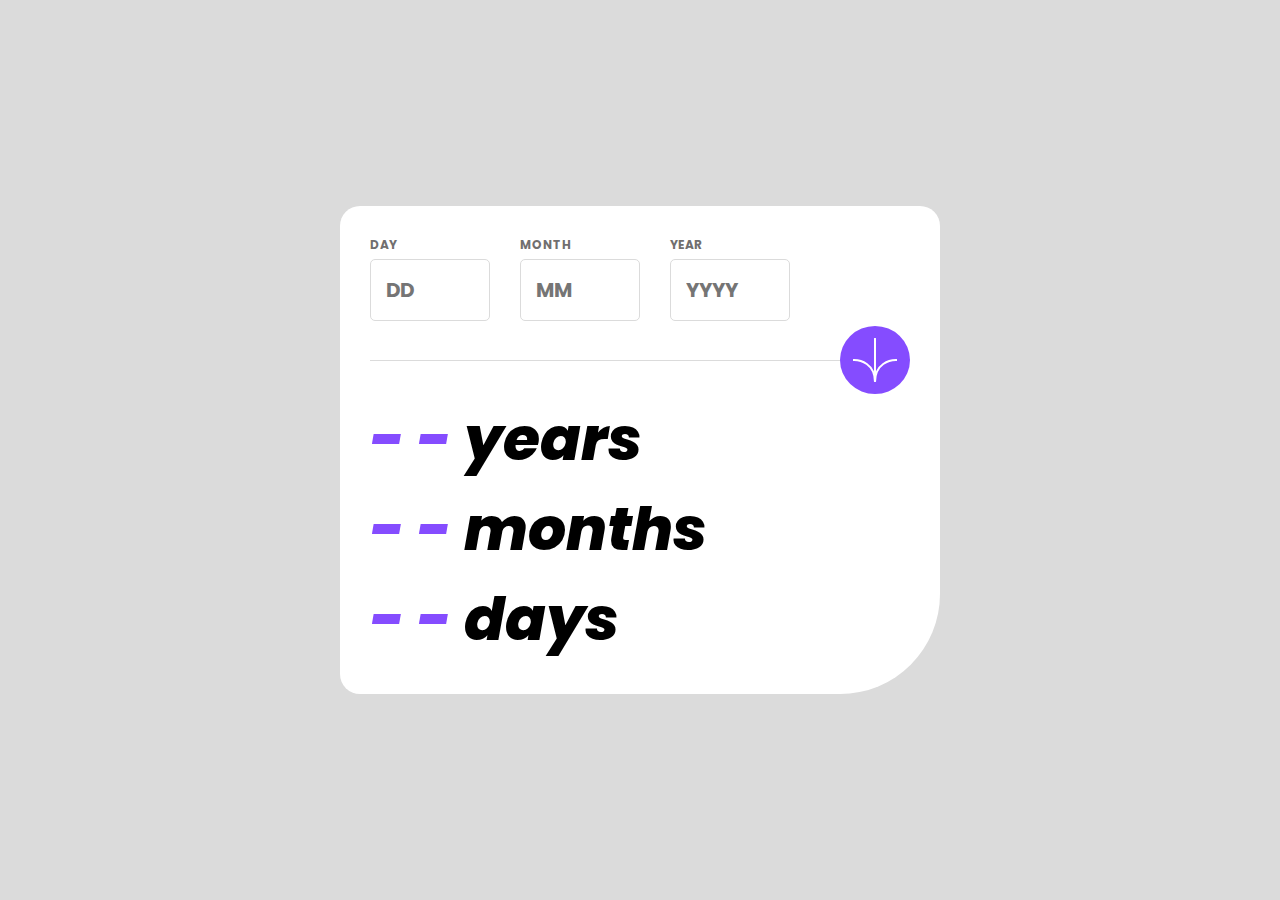
<file: age-calculator-app-main/index.html>
<!DOCTYPE html>
<html lang="en">
<head>
  <meta charset="UTF-8">
  <meta name="viewport" content="width=device-width, initial-scale=1.0"> 
  <link rel="icon" type="image/png" sizes="32x32" href="./assets/images/favicon-32x32.png">
  <title>Frontend Mentor | Age calculator app</title>
  <link rel="stylesheet" href="styles.css">
  
</head>
<body>
  <div class="container">
    <form action="#" class="age-calc-form">
      <div class="input one">
        <label for="day" id="label_one">Day</label>
        <input type="number" placeholder="DD" id="day">
        <p id="error_1" class="error"></p>
      </div>
      <div class="input two">
        <label for="month" id="label_two">Month</label>
        <input type="number" placeholder="MM" id="month">
        <p id="error_2" class="error"></p>
      </div>
      <div class="input three">
        <label for="year" id="label_three">Year</label>
        <input type="year" placeholder="YYYY" id="year">
        <p id="error_3" class="error"></p>
      </div>
    </form>
   
    <div class="icon-btn">
      <span class="line"></span>
      <img src="assets/images/icon-arrow.svg" alt="arrow" id="btn-arrow" onclick="age()">
    </div>

    <div class="results">
      <p class="result year" id="years"><span id="numberOfYears">- -</span> years</p>
      <p class="result months" id="months"><span id="numberOfMonths">- -</span> months</p>
      <p class="result days" id="days"><span id="numberOfDays">- -</span> days</p>
    </div>
  </div>

  <script src="script.js"></script>
</body>
</html>
</file>
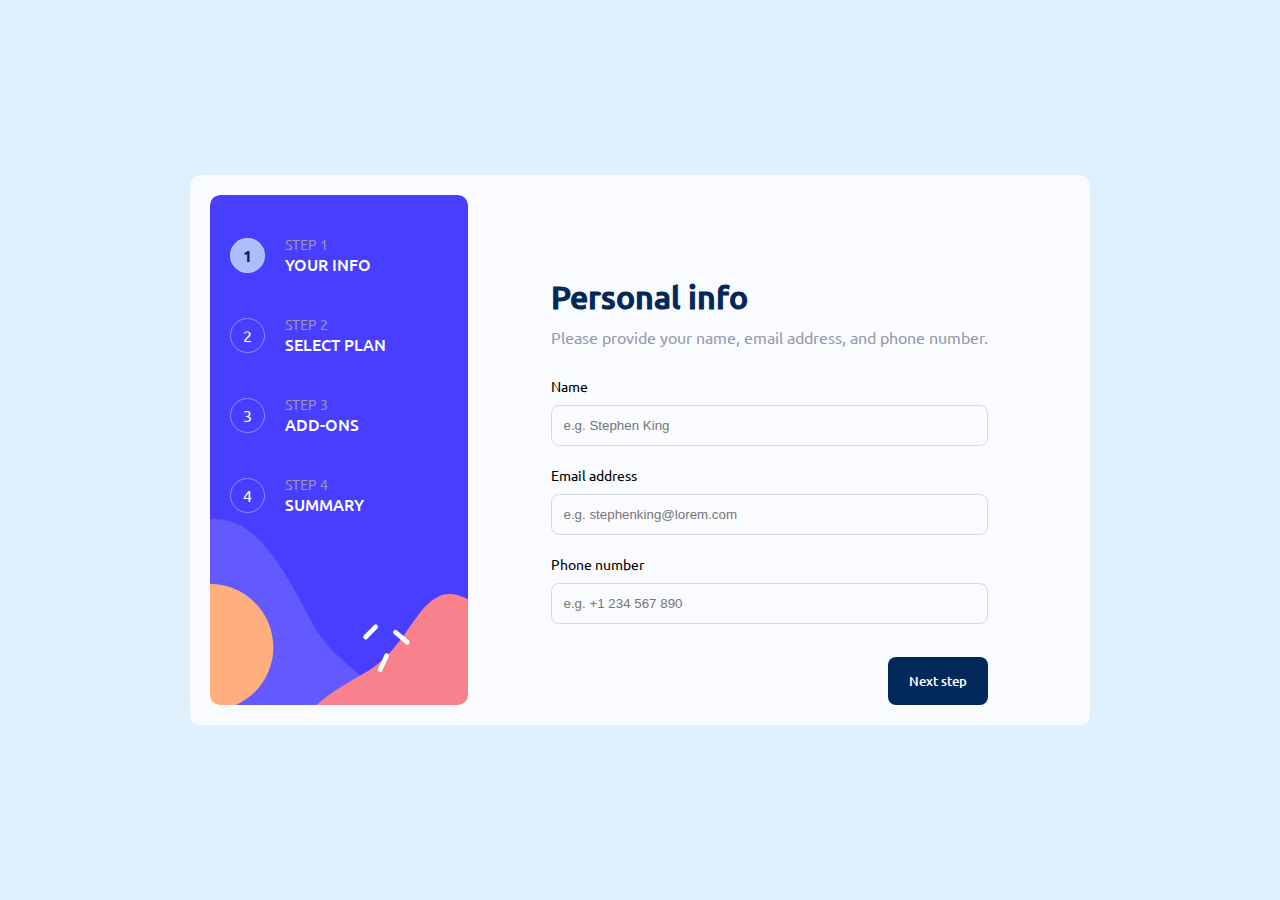
<file: multi-step-form-main/index.html>
<!DOCTYPE html>
<html lang="en">
  <head>
    <meta charset="UTF-8" />
    <meta name="viewport" content="width=device-width, initial-scale=1.0" />
    <link
      rel="icon"
      type="image/png"
      sizes="32x32"
      href="./assets/images/favicon-32x32.png"
    />
    <title>Frontend Mentor | Multi-step form</title>
    <link rel="stylesheet" href="styles.css" />
  </head>
  <body>
    <div class="form-container">
      <!-- Sidebar start ---- LEFT SIDE -->
      <div class="sidebar">
        <div class="number step_one">
          <p class="symbol active symbol_one">1</p>
          <div class="text">
            <p class="first-p">Step 1</p>
            <p class="second-p">Your info</p>
          </div>
        </div>
        <div class="number step_two">
          <p class="symbol symbol_two">2</p>
          <div class="text">
            <p class="first-p">Step 2</p>
            <p class="second-p">Select plan</p>
          </div>
        </div>
        <div class="number step_three">
          <p class="symbol symbol_three">3</p>
          <div class="text">
            <p class="first-p">Step 3</p>
            <p class="second-p">Add-ons</p>
          </div>
        </div>
        <div class="number step_four">
          <p class="symbol symbol_four">4</p>
          <div class="text">
            <p class="first-p">Step 4</p>
            <p class="second-p">Summary</p>
          </div>
        </div>
      </div>

      <!-- FORM CONTAINER ---- RIGHT SIDE -->
      <form class="multi-step-form">
        <!-- Step 1 start -->
        <div class="step active" id="step-1">
          <div class="headline-1">
            <h1>Personal info</h1>
            <p>Please provide your name, email address, and phone number.</p>
          </div>
          <div class="input-form">
            <div class="input">
              <div class="label-tag">
                <label for="name">Name</label>
              </div>
              <input
                id="name"
                type="text"
                placeholder="e.g. Stephen King"
                autocomplete="on"
              />
            </div>
            <div class="input">
              <div class="label-tag">
                <label for="email">Email address</label>
              </div>
              <input
                id="email"
                type="email"
                placeholder="e.g. stephenking@lorem.com"
                autocomplete="on"
              />
            </div>
            <div class="input">
              <div class="label-tag">
                <label for="phone">Phone number</label>
              </div>
              <input
                id="phone"
                type="number"
                placeholder="e.g. +1 234 567 890"
                autocomplete="on"
              />
            </div>
          </div>
          <div class="btn">
            <button class="next" id="next-1" type="submit">Next step</button>
          </div>
        </div>
        <!-- Step 1 end -->

        <!-- Step 2 start -->
        <div class="step" id="step-2">
          <div class="headline-1">
            <h1>Select your plan</h1>
            <p>You have the option of monthly or yearly billing.</p>
          </div>
          <div class="boxes">
            <div class="box box-one">
              <div class="icon">
                <img src="assets/images/icon-arcade.svg" alt="arcade" />
              </div>
              <div class="plan-info">
                <p class="package-name">Arcade</p>
                <p class="cost">$9/mo</p>
                <p class="additional-text"></p>
              </div>
            </div>

            <div class="box box-two">
              <div class="icon">
                <img src="assets/images/icon-advanced.svg" alt="advanced" />
              </div>
              <div class="plan-info">
                <p class="package-name">Advanced</p>
                <p class="cost">$12/mo</p>
                <p class="additional-text"></p>
              </div>
            </div>

            <div class="box box-three">
              <div class="icon">
                <img src="assets/images/icon-pro.svg" alt="pro" />
              </div>
              <div class="plan-info">
                <p class="package-name">Pro</p>
                <p class="cost">$15/mo</p>
                <p class="additional-text"></p>
              </div>
            </div>
          </div>
          <div class="monthly-yearly">
            <div class="monthly">
              <p class="m-text">Monthly</p>
            </div>

            <div class="toggle"></div>

            <div class="yearly">
              <p class="y-text">Yearly</p>
            </div>
          </div>
          <div class="btn-2">
            <button class="prev">Go back</button>
            <button class="next">Next step</button>
          </div>
        </div>
        <!-- Step 2 end -->

        <!-- Step 3 start -->
        <div class="step" id="step-3">
          <div class="headline-1">
            <h1>Pick add-ons</h1>
            <p>Add-ons help enhance your gaming experience.</p>
          </div>

          <div class="checkboxes">
            <div class="checkbox">
              <div class="input-checkbox">
                <input type="checkbox" id="service" />
                <div class="check-info">
                  <label for="service">Online service</label>
                  <p>Access to multiplayer games</p>
                </div>
              </div>
              <p class="check-cost"></p>
            </div>

            <div class="checkbox">
              <div class="input-checkbox">
                <input type="checkbox" id="storage" />
                <div class="check-info">
                  <label for="service">Larger storage</label>
                  <p>Extra 1TB of cloud save</p>
                </div>
              </div>
              <p class="check-cost"></p>
            </div>

            <div class="checkbox">
              <div class="input-checkbox">
                <input type="checkbox" id="profile" />
                <div class="check-info">
                  <label for="service">Customizable Profile</label>
                  <p>Custom theme on your profile</p>
                </div>
              </div>
              <p class="check-cost"></p>
            </div>
          </div>
          <div class="btn-2">
            <button class="prev">Go back</button>
            <button class="next">Next step</button>
          </div>
        </div>
        <!-- Step 3 end -->

        <!-- Step 4 start -->

        <div class="step" id="step-4">
          <div class="headline-1">
            <h1>Finishing up</h1>
            <p>Double-check everything looks OK before confirming.</p>
          </div>
          <div class="information">
            <div class="part-1">
              <div class="arcade">
                <div class="arcade-info">
                  <p>Arcade (<span class="arcade-package"></span>)</p>
                </div>
                <div class="change-plus-price">
                  <button class="changeBtn" id="change-price">Change</button>
                  <p class="finishing-cost"></p>
                </div>
                <span class="line"></span>
              </div>
            </div>

            <div class="info">
              <p>Online service</p>
              <p class="online-service"></p>
            </div>
            <div class="info">
              <p>Larger storage</p>
              <p class="larger-storage"></p>
            </div>
          </div>
          <div class="info">
            <p>Total (per month)</p>
            <p class="total-price"></p>
          </div>
          <div class="btn-2">
            <button class="prev">Go back</button>
            <button class="next" id="confirm">Confirm</button>
          </div>
        </div>
        <!-- Step 4 end  -->

        <!-- Step 5 start -->
        <div class="step" id="step-5">
          <img src="assets/images/icon-thank-you.svg" alt="icon" />
          <h1>Thank you!</h1>
          <p>
            Thanks for confirming your subscription! We hope you have fun using
            our platform. If you ever need support, please feel free to email us
            at support@loremgaming.com
          </p>
        </div>
        <!-- Step 5 end -->
      </form>
    </div>

    <script src="script.js"></script>
  </body>
</html>
</file>
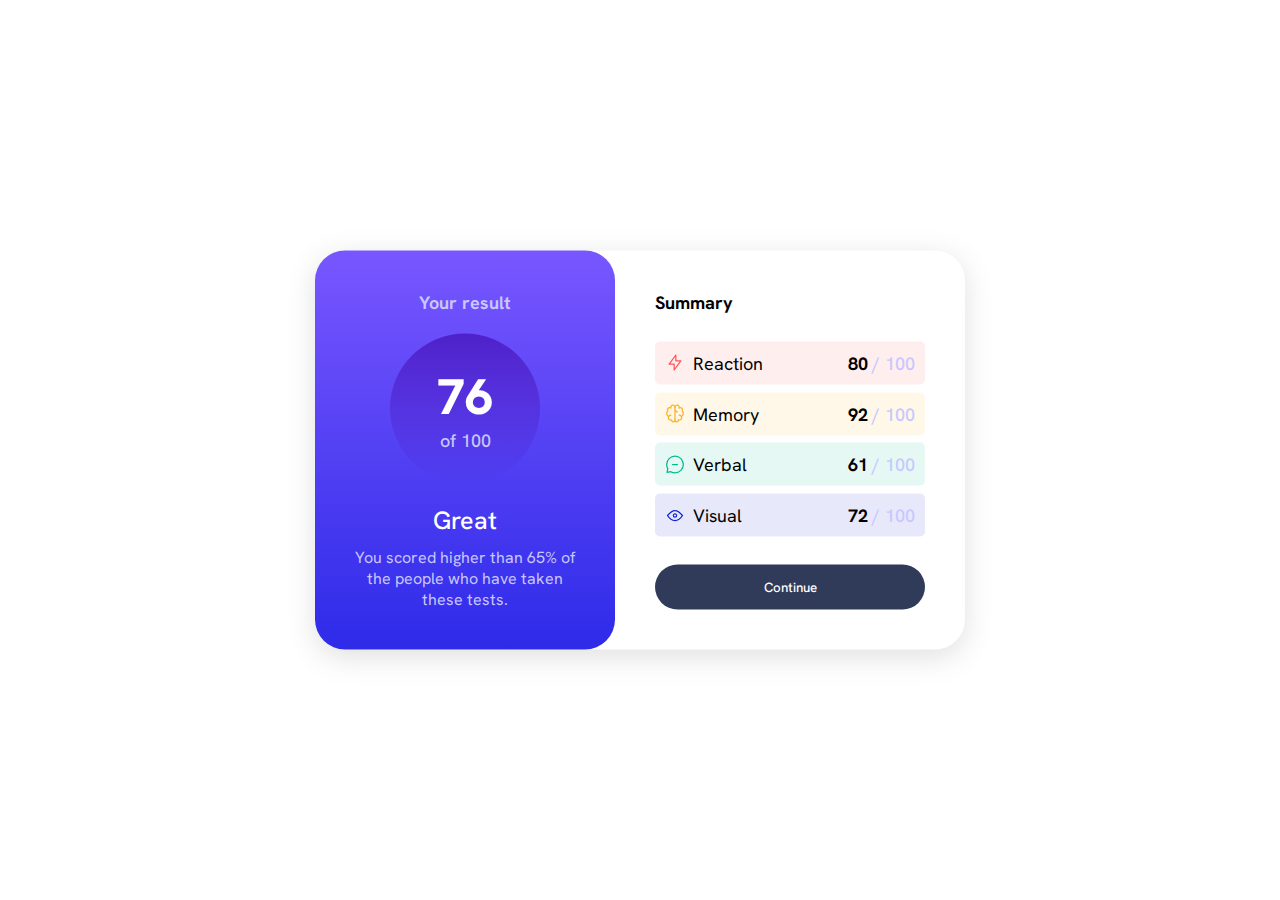
<file: results-summary-component-main/index.html>
<!DOCTYPE html>
<html lang="en">
<head>
  <meta charset="UTF-8">
  <meta name="viewport" content="width=device-width, initial-scale=1.0"> 
  <link rel="icon" type="image/png" sizes="32x32" href="./assets/images/favicon-32x32.png">
  <title>Frontend Mentor | Results summary component</title>
  <link rel="stylesheet" href="styles.css">
</head>
<body>
  <div class="container">
    <div class="result-item">
      <p id="headline">Your result</p>
      <div id="circle">
        <p id="score">76</p>
        <p class="out-of">of 100</p>
      </div>
      <p id="info">Great</p>
      <p id="description">You scored higher than 65% of the people who have taken these tests.</p>
    </div>
    <div class="summary-item"></div>
  </div>
  <script src="script.js"></script>
</body>
</html>
</file>
<file: age-calculator-app-main/styles.css>
@font-face {
    src: url(assets/fonts/Poppins-Regular.ttf);
    font-family: "Poppins";
}

@font-face {
    src: url(assets/fonts/Poppins-Bold.ttf);
    font-family: "Poppins Bold";
}

@font-face {
    src: url(assets/fonts/Poppins-ExtraBoldItalic.ttf);
    font-family: "Extra Bold Italic";
}

@font-face {
    src: url(assets/fonts/Poppins-Italic.ttf);
    font-family: "Italic";
}


* {
    margin: 0;
    padding: 0;
    box-sizing: border-box;
}

:root {
    /* PRIMARY COLORS */

    --purple: hsl(259, 100%, 65%);
    --light-red: hsl(0, 100%, 67%);

    /* NEUTRAL COLOR */ 

    --white: hsl(0, 0%, 100%);
    --off-white: hsl(0, 0%, 94%);
    --light-grey: hsl(0, 0%, 86%);
    --smokey-grey: hsl(0, 1%, 44%);
    --off-black: hsl(0, 0%, 8%);

    /* INPUT FONT SIZE */

    --inputs-font-size: 32px;
}

body {
    background-color: var(--light-grey);
    font-family: "Poppins"; 
}

.container {
    position: absolute;
    top: 50%;
    left: 50%;
    transform: translate(-50%, -50%);
    background-color: var(--white);
    width: 600px;
    padding: 30px;
    border-radius: 20px;
    border-bottom-right-radius: 100px;
}

.age-calc-form {
    display: flex;
    flex-direction: row;
    gap: 30px;
}

.input {
    display: flex;
    flex-direction: column;
    gap: 5px;
}

.input label {
    text-transform: uppercase;
    font-size: 12px;
    font-family: "Poppins Bold";
    color: var(--smokey-grey);
}

input {
    width: 120px;
    padding: 15px;
    border: 0.5px solid var(--light-grey);
    border-radius: 5px;
    font-family: "Poppins Bold";
    font-size: 20px;
    outline: none;
    cursor: pointer;
}

input p {
    padding-left: 10px;
}

input::-webkit-outer-spin-button,
input::-webkit-inner-spin-button,
input[type=number] {   
    -webkit-appearance: none;
    -moz-appearance: none;
    appearance: none;
}

input:focus {
    border: .5px solid var(--purple);
}

input:hover {
    border: .5px solid var(--purple);
}

.error {
    font-size: 10px;
    color: var(--light-red);
}

.icon-btn {
    display: flex;
    flex-direction: row;
    align-items: center;
}

.line {
    width: 100%;
    height: 1px;
    background-color: var(--light-grey);
}

.icon-btn img {
    padding: 12px;
    border-radius: 50%;
    background-color: var(--purple);
    cursor: pointer;
}

.icon-btn img:hover {
    background-color: var(--off-black);
    transition-duration: 0.2s;
}

.result {
    font-family: "Extra Bold Italic";
}

.result span {
    color: var(--purple);
}

.results p {
    font-size: 60px;
}

@media screen and (max-width: 375px){
    body {
        width: 100%;
        justify-content: center;
        align-items: center;
    }

    .container {
        width:fit-content;
        height: auto;
    }

    input {
        width: 60px;
        padding: 10px;
        font-size: 14px;
    }

    .input label {
        font-size: 10px;
    }

    .icon-btn {
        position: relative;
        display: flex;
        flex-direction: column;
        align-items: center;
        margin-top: 20px;
    }
    
    .line {
        position: absolute;
        top: 50%;
        z-index: -1;
        width: 100%;
        height: 1px;
        background-color: var(--light-grey);
    }
    
    .icon-btn img {
        width: 50px;
        height: 50px;
        padding: 10px;
        border-radius: 50%;
        background-color: var(--purple);
    }

    .results {
        margin-top: 20px;
    }
    
    .results p {
        font-size: 42px;
    }
}
</file>
<file: multi-step-form-main/styles.css>
@font-face {
  src: url("assets/fonts/Ubuntu-Regular.ttf");
  font-family: "Ubuntu";
}

@font-face {
  src: url("assets/fonts/Ubuntu-Medium.ttf");
  font-family: "Ubuntu Medium";
}

@font-face {
  src: url("assets/fonts/Ubuntu-Bold.ttf");
  font-family: "Ubuntu Bold";
}

:root {
  /* ==== PRIMARY COLORS ==== */
  --marine-blue: hsl(213, 96%, 18%);
  --purplish-blue: hsl(243, 100%, 62%);
  --pastel-blue: hsl(228, 100%, 84%);
  --light-blue: hsla(206, 94%, 87%, 0.49);
  --strawberry-red: hsl(354, 84%, 57%);

  /* ==== NEUTRAL COLORS ==== */
  --cool-gray: hsl(231, 11%, 63%);
  --light-gray: hsl(229, 24%, 87%);
  --magnolia: hsl(217, 100%, 97%);
  --alabaster: hsl(231, 100%, 99%);
  --white: hsl(0, 0%, 100%);

  --font-size-paragraph: 16px;

  --button-font: "Ubuntu Medium";

  --bold: "Ubuntu Bold";
}

* {
  margin: 0;
  padding: 0;
  box-sizing: border-box;
}

body {
  font-family: "Ubuntu";
  background-color: var(--light-blue);
}

p {
  font-size: var(--font-size-paragraph);
  color: var(--cool-gray);
}

.form-container {
  display: flex;
  flex-direction: row;
  background-color: var(--alabaster);
  position: absolute;
  top: 50%;
  left: 50%;
  transform: translate(-50%, -50%);
  padding: 20px;
  border-radius: 10px;
  width: 900px;
  height: 550px;
}

/* SIDEBAR */

.sidebar {
  display: flex;
  flex-direction: column;
  gap: 20px;
  padding: 20px;
  width: 30%;
  height: 100%;
  background: url("assets/images/bg-sidebar-desktop.svg");
  background-size: cover;
  border-radius: 10px;
}

.number {
  display: flex;
  flex-direction: row;
  align-items: center;
  gap: 20px;
  margin-top: 20px;
}

.first-p {
  text-transform: uppercase;
  font-size: 14px;
}

.second-p {
  font-family: "Ubuntu medium";
  text-transform: uppercase;
  color: var(--white);
}

.symbol {
  display: flex;
  width: 35px;
  height: 35px;
  border: 1px solid var(--light-blue);
  border-radius: 50%;
  justify-content: center;
  align-items: center;
  color: var(--white);
}

.symbol.active {
  background-color: var(--pastel-blue);
  color: var(--marine-blue);
  font-family: var(--bold);
}

/* complete right side  */

.multi-step-form {
  display: flex;
  justify-content: center;
  width: 70%;
}

/* when steps are active */

.step.active {
  display: flex;
}

/* STEP 1 */

.step {
  display: none;
  flex-direction: column;
  justify-content: space-between;
  gap: 30px;
  flex-wrap: wrap;
  position: relative;
}

.headline-1 h1 {
  margin-bottom: 10px;
  font-family: "Ubuntu Medium";
  color: var(--marine-blue);
}

.input-form {
  display: flex;
  flex-direction: column;
  justify-content: center;
  gap: 20px;
}

.label-tag {
  display: flex;
  flex-direction: row;
  justify-content: space-between;
}

label {
  font-size: 14px;
}

.input {
  display: flex;
  flex-direction: column;
  gap: 10px;
}

input {
  padding: 12px;
  border: 0.5px solid var(--light-gray);
  border-radius: 8px;
  background-color: transparent;
  transition: border-color 0.3s ease;
}

.btn {
  display: flex;
  justify-content: end;
  width: 100%;
  position: absolute;
  bottom: 0;
  right: auto;
  padding-right: 40px;
}

.next {
  width: 100px;
  padding: 15px;
  border: none;
  border-radius: 8px;
  background-color: var(--marine-blue);
  color: var(--white);
  cursor: pointer;
  font-family: var(--button-font);
  float: left;
}

/* STEP 2 */

.step {
  display: none;
  flex-direction: column;
  justify-content: center;
  gap: 30px;
  flex-wrap: wrap;
  position: relative;
}

.boxes {
  display: flex;
  flex-direction: row;
  gap: 20px;
  width: 100%;
  margin-top: 10px;
}

.box {
  display: flex;
  flex-direction: column;
  width: 125px;
  height: 150px;
  padding: 15px 30px 15px 15px;
  justify-content: space-between;
  gap: 20px;
  border: 1px solid var(--cool-gray);
  border-radius: 5px;
  cursor: pointer;
}

.box:hover {
  border: 1px solid var(--purplish-blue);
}

.box.active {
  border: 1px solid var(--purplish-blue);
  background-color: var(--magnolia);
}

.package-name {
  font-family: var(--bold);
  color: var(--marine-blue);
  margin-bottom: 5px;
}

.additional-text {
  font-family: "Ubuntu Medium";
  font-size: 12px;
  color: var(--marine-blue);
  margin-top: 5px;
}

.cost,
.additional-text {
  transition: 0.4s ease-in-out;
}

/* TOGGLE BUTTON */

.monthly-yearly {
  display: flex;
  flex-direction: row;
  gap: 20px;
  justify-content: center;
  background-color: var(--magnolia);
  padding: 10px;
}

.toggle {
  position: relative;
  width: 40px;
  height: 20px;
  background-color: var(--marine-blue);
  border-radius: 50px;
}

.toggle::before {
  position: absolute;
  content: "";
  width: 15px;
  height: 15px;
  background-color: white;
  border-radius: 100%;
  top: 2.5px;
  left: 2.5px;
  cursor: pointer;
  transition: 0.4s ease-in-out;
}

.toggle.active::before {
  left: calc(100% - 15px - 2.5px);
}

.m-text.active,
.y-text.active {
  color: var(--marine-blue);
  font-family: "Ubuntu Bold";
}

.m-text,
.y-text {
  color: var(--cool-gray);
}

.btn-2 {
  display: flex;
  justify-content: space-between;
  width: 100%;
  position: absolute;
  bottom: 0;
  right: auto;
  padding-right: 40px;
}

.prev {
  border: none;
  background-color: transparent;
  font-family: "Ubuntu Medium";
  color: var(--cool-gray);
  cursor: pointer;
}

/* STEP 3 */

.step {
  display: none;
  flex-direction: column;
  justify-content: center;
  gap: 30px;
  flex-wrap: wrap;
  padding: 0 20px;
}

.checkboxes {
  display: flex;
  flex-direction: column;
  gap: 10px;
  width: 400px;
}

.checkbox {
  display: flex;
  flex-direction: row;
  justify-content: space-between;
  align-items: center;
  padding: 15px;
  border: 1px solid var(--light-gray);
  border-radius: 10px;
}

.checkbox input[type="checkbox"] {
  accent-color: var(--purplish-blue);
  cursor: pointer;
  transition: 0.3s ease-in;
  width: 18px;
  height: 18px;
  border-radius: 10px;
  margin-top: 10px;
}

.input-checkbox {
  display: flex;
  flex-direction: row;
  cursor: pointer;
}

.check-info {
  margin-left: 10px;
}

.check-info label {
  font-family: var(--button-font);
  color: var(--marine-blue);
}

.check-info p {
  font-size: 12px;
}

.check-cost {
  font-family: var(--bold);
  font-size: 14px;
  color: var(--purplish-blue);
}

/* STEP 4 */

.info {
  display: flex;
  flex-direction: row;
  justify-content: space-between;
  padding: 10px;
}

.information {
  background-color: var(--magnolia);
  border-radius: 10px;
}

.arcade {
  display: flex;
  flex-direction: column;
  justify-content: space-between;
  padding: 10px;
}

.arcade-info p {
  color: var(--marine-blue);
  font-family: var(--button-font);
}

.change-plus-price {
  display: flex;
  flex-direction: row;
  justify-content: space-between;
  margin-bottom: 30px;
}

.changeBtn {
  background-color: transparent;
  border: none;
  cursor: pointer;
  color: var(--cool-gray);
  border-bottom: 2px solid var(--cool-gray);
  font-family: var(--bold);
}

.line {
  content: "";
  width: 100%;
  height: 2px;
  background-color: var(--light-gray);
}

.total-price {
  color: var(--purplish-blue);
  font-family: var(--bold);
}

.finishing-cost {
  color: var(--marine-blue);
  font-family: var(--bold);
}

.online-service,
.larger-storage {
  color: var(--marine-blue);
}

#confirm {
  background-color: var(--purplish-blue);
}

/* STEP 5 */

#step-5 {
  text-align: center;
}

@media screen and (max-width: 500px) {
  body {
    width: 100%;
    height: 100%;
    background-color: var(--light-blue);
  }

  .form-container {
    position: relative;
    display: flex;
    flex-direction: column;
    width: 100%;
    height: 100%;
    padding: 0;
    justify-content: center;
  }

  .multi-step-form {
    position: absolute;
    display: flex;
    top: 280px;
    width: 80%;
    justify-content: center;
    left: 50%;
    transform: translateX(-50%);
    background-color: var(--white);
    padding: 30px 20px;
    border-radius: 10px;
  }

  .step {
    margin: 0;
  }

  .headline-1 h1 {
    font-size: 25px;
  }

  .btn {
    display: flex;
    justify-content: flex-end;
    position: relative;
    padding-right: 0;
  }

  .btn-2 {
    display: flex;
    justify-content: space-between;
    position: relative;
    padding-right: 0;
  }

  .sidebar {
    display: flex;
    flex-direction: row;
    justify-content: center;
    align-items: center;
    background: url("assets/images/bg-sidebar-mobile.svg");
    background-size: cover;
    background-repeat: no-repeat;
    width: 100vw;
    height: 350px;
    border-radius: 0;
  }

  .number {
    display: flex;
    align-items: center;
    justify-content: center;
    padding-top: 80px;
  }

  .text {
    display: none;
  }

  /* STEP 2 */

  .boxes {
    display: flex;
    flex-direction: column;
    gap: 20px;
    width: 100%;
    margin-top: 10px;
  }

  .box {
    display: flex;
    flex-direction: row;
    width: 100%;
    height: auto;
    justify-content: flex-start;
    gap: 20px;
    border: 1px solid var(--cool-gray);
    border-radius: 5px;
    cursor: pointer;
  }

  .m-text,
  .y-text {
    font-size: 14px;
  }

  /* STEP 3 */

  .checkboxes {
    display: flex;
    flex-direction: column;
    gap: 10px;
    width: 100%;
  }

  /* STEP 3 */

  .checkbox {
    height: 70px;
  }

  .check-cost {
    font-family: "Ubuntu";
  }

  /* STEP 4 */

  .info {
    display: flex;
    flex-direction: row;
    justify-content: space-between;
    padding: 10px;
  }

  /* STEP 5 */

  .step-5 {
    padding: 20px;
  }
}
</file>
<file: results-summary-component-main/styles.css>
@font-face {
    font-family: 'Hanken';
    src: url("assets/fonts/HankenGrotesk-VariableFont_wght.ttf");
}

@font-face {
    font-family: 'Bold';
    src: url("assets/fonts/static/HankenGrotesk-Bold.ttf");
}

@font-face {
    font-family: 'Extra Bold';
    src: url("assets/fonts/static/HankenGrotesk-ExtraBold.ttf");
}

@font-face {
    font-family: 'Medium';
    src: url("assets/fonts/static/HankenGrotesk-Medium.ttf");
}

:root {
    /* ==== PRIMARY COLORS === */
    --light-red: hsl(0, 100%, 67%);
    --orangey-yellow: hsl(39, 100%, 56%);
    --green-teal: hsl(166, 100%, 37%);
    --cobalt-blue: hsl(234, 85%, 45%);

    /* ==== for flex items ==== */
    --light-red-2: hsla(0, 100%, 67%, 0.1);
    --orangey-yellow-2: hsla(39, 100%, 56%, 0.1);
    --green-teal-2: hsla(166, 100%, 37%, 0.1);
    --cobalt-blue-2: hsla(234, 85%, 45%, 0.1);

    /* ==== GRADIENT COLORS ====*/
    --gradient-bg-slate-blue: hsl(252, 100%, 67%);
    --gradient-bg-royal-blue: hsl(241, 81%, 54%);

    --cirle-violet-blue: hsla(256, 72%, 46%, 1);
    --circle-persian-blue: hsla(241, 72%, 46%, 0);

    /* ==== NEUTRAL COLORS ====*/
    --white: hsl(0, 0%, 100%);
    --pale-blue: hsl(221, 100%, 96%);
    --light-lavender: hsl(241, 100%, 89%);
    --dark-gray-blue: hsl(224, 30%, 27%);

    /* ==== FONT SIZE ====*/
    --font-paragraph-size: 18px;
}

* {
    margin: 0;
    padding: 0;
    box-sizing: border-box;
}

body {
    font-family: 'Hanken';
    font-size: var(--font-paragraph-size);
}

.container {
    position: absolute;
    top: 50%;
    left: 50%;
    transform: translate(-50%, -50%);
    width: auto;
    display: grid;
    grid-template-columns: 1fr 350px;
    box-shadow: rgba(100, 100, 111, 0.2) 0px 7px 29px 0px;
    border-radius: 30px;
}

.result-item {
    width: 300px;
    padding: 40px 10px;
    background: linear-gradient(var(--gradient-bg-slate-blue), var(--gradient-bg-royal-blue));
    color: var(--white);
    border-radius: 30px;
    text-align: center;
    color: var(--light-lavender);
}

#headline {
    font-family: "Bold";
}

#circle {
    margin: 20px auto;
    padding: 30px;
    border-radius: 50%;
    width: 150px;
    height: 150px;
    background: linear-gradient(var(--cirle-violet-blue), var(--circle-persian-blue));
    color: var(--white);
}

#score {
    color: var(--white);
    font-family: 'Extra Bold';
    font-size: 50px;
}

#info {
    margin-bottom: 10px;
    font-family: 'Medium';
    font-size: 25px;
    color: var(--white);
}

#description {
    justify-content: center;
    width: 225px;
    margin: 0 auto;
    font-size: 16px;
}

.summary-item {
    display: flex;
    flex-direction: column;
    flex-wrap: wrap;
    justify-content: space-between;
    padding: 40px;
}

.summary-title {
    font-family: "Bold";
    margin-bottom: 20px;
}

.scores {
    display: flex;
    flex-direction: row;
    gap: 4px;
}

.bold-span {
    font-family: "Bold";
}

.out-of {
    color: var(--light-lavender);
    font-family: "Medium";
}

.flex-items {
    display: flex;
    flex-direction: row;
    justify-content: space-between;
    padding: 10px;
    border-radius: 5px;
}

.flex-items:nth-child(2){
    background-color: var(--light-red-2);
}

.flex-items:nth-child(3){
    background-color: var(--orangey-yellow-2);
}

.flex-items:nth-child(4) {
    background-color: var(--green-teal-2);
}

.flex-items:nth-child(5) {
    background-color: var(--cobalt-blue-2);
}

.flex-item {
    display: flex;
    flex-direction: row;
    gap: 8px;
    align-items: center;
}

button {
    display: block;
    margin-top: 20px;
    width: 100%;
    font-family: 'Medium';
    padding: 14px;
    border-radius: 30px;
    border: none;
    cursor: pointer;
    background-color: var(--dark-gray-blue);
    color: var(--white);
}

button:hover {
    background: linear-gradient(var(--gradient-bg-slate-blue), var(--gradient-bg-royal-blue));
}

@media screen and (max-width: 600px) {

    body {
        overflow: hidden;
    }
    .container {
        display: flex;
        flex-direction: column;
        width: 100vw;
        height: 100%;
        margin: 0;
        padding: 0;
    }
    
    .result-item {
        width: 100vw;
        padding: 20px 0;
        border-top-right-radius: 0;
        border-top-left-radius: 0;
    }

    #info {
        font-size: 22px;
    }

    #description {
        font-size: 14px;
    }
    
    .summary-item {
        gap: 10px;
    }
}
</file>
